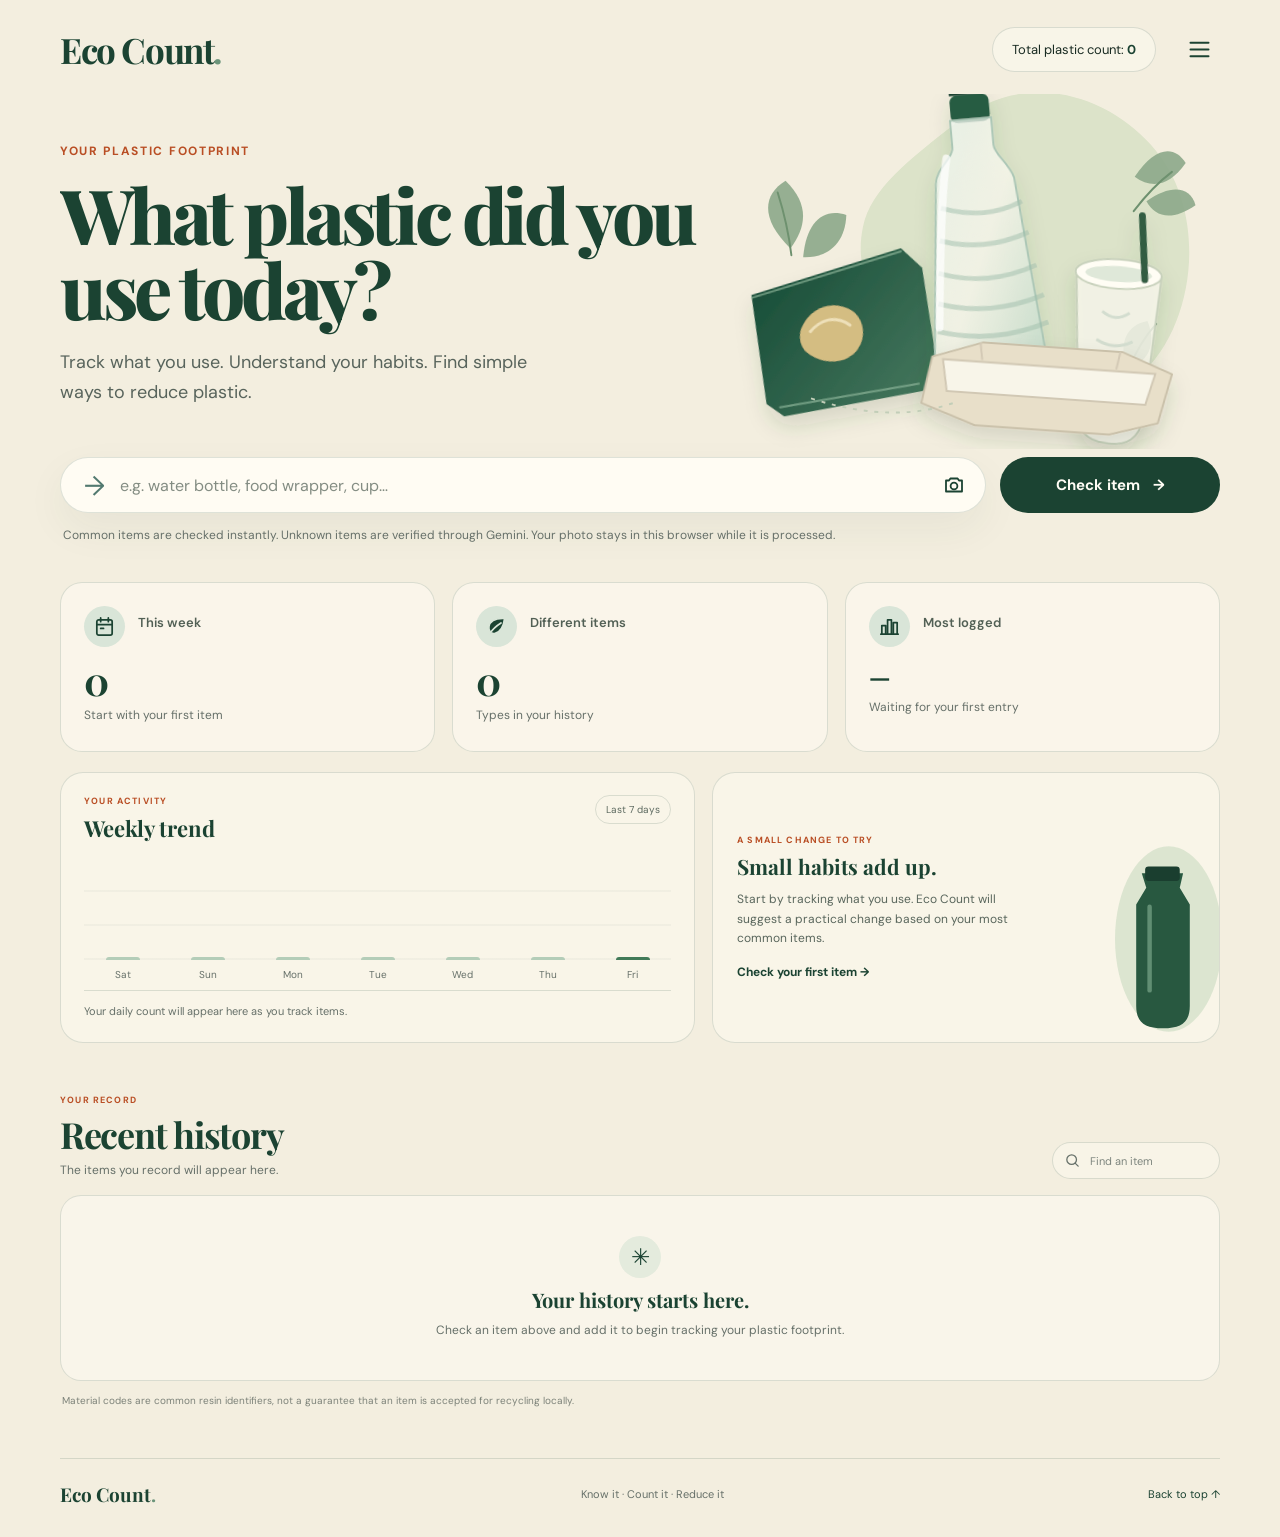
<file: index.html>
<!doctype html>
<html lang="en">
<head>
  <meta charset="UTF-8">
  <meta name="viewport" content="width=device-width, initial-scale=1.0">
  <meta name="theme-color" content="#f4efdf">
  <meta name="description" content="Track the plastic you use, understand your habits, and find simple ways to reduce waste.">
  <title>Eco Count — Know it. Count it. Reduce it.</title>
  <link rel="icon" href="data:image/svg+xml,%3Csvg xmlns='http://www.w3.org/2000/svg' viewBox='0 0 64 64'%3E%3Crect width='64' height='64' rx='18' fill='%231b4332'/%3E%3Cpath d='M45 14C25 14 14 25 17 41c2 11 13 13 20 5 8-8 7-22 8-32Z' fill='%23b8d9c5'/%3E%3Cpath d='M18 49c7-11 14-17 24-25' stroke='%23f4efdf' stroke-width='3' fill='none' stroke-linecap='round'/%3E%3C/svg%3E">
  <link rel="preconnect" href="https://fonts.googleapis.com">
  <link rel="preconnect" href="https://fonts.gstatic.com" crossorigin>
  <link href="https://fonts.googleapis.com/css2?family=DM+Sans:wght@400;500;600;700&family=Playfair+Display:wght@600;700;800&display=swap" rel="stylesheet">
  <link rel="stylesheet" href="style.css">
</head>
<body>
  <header class="shell topbar">
    <a class="brand" href="#top" aria-label="Eco Count home">Eco Count<span class="brand-dot">.</span></a>
    <div class="topbar-actions">
      <div class="count-pill" aria-live="polite">Total plastic count: <strong id="countPill">0</strong></div>
      <div class="menu-wrap">
        <button class="icon-button menu-toggle" id="menuToggle" type="button" aria-label="Open menu" aria-expanded="false" aria-controls="siteMenu">
          <svg viewBox="0 0 24 24" aria-hidden="true"><path d="M4 6h16M4 12h16M4 18h16"/></svg>
        </button>
        <div class="site-menu" id="siteMenu" hidden>
          <button type="button" id="exportCsv">Export history as CSV</button>
          <button type="button" id="backupJson">Back up data (JSON)</button>
          <button type="button" id="importBackup">Restore backup</button>
          <button type="button" id="clearHistoryMenu" class="menu-danger">Clear all history</button>
        </div>
        <input class="sr-only" id="backupInput" type="file" accept="application/json,.json">
      </div>
    </div>
  </header>

  <main id="top" class="shell">
    <section class="hero" aria-labelledby="heroTitle">
      <div class="hero-copy-block">
        <p class="eyebrow">Your plastic footprint</p>
        <h1 id="heroTitle">What plastic did you use today?</h1>
        <p class="hero-copy">Track what you use. Understand your habits. Find simple ways to reduce plastic.</p>
      </div>
      <div class="hero-art" aria-hidden="true">
        <svg viewBox="0 0 520 400" role="img">
          <defs>
            <linearGradient id="bottleGlass" x1="0" y1="0" x2="1" y2="1"><stop offset="0" stop-color="#e5f1e9" stop-opacity=".88"/><stop offset=".5" stop-color="#fffdf5" stop-opacity=".65"/><stop offset="1" stop-color="#b9d7c6" stop-opacity=".8"/></linearGradient>
            <linearGradient id="wrapperGreen" x1="0" y1="0" x2="1" y2="1"><stop stop-color="#164b36"/><stop offset="1" stop-color="#46785e"/></linearGradient>
            <filter id="softShadow" x="-30%" y="-30%" width="160%" height="180%"><feDropShadow dx="0" dy="12" stdDeviation="11" flood-color="#244936" flood-opacity=".15"/></filter>
          </defs>
          <path d="M251 60C323 1 415 34 459 94c47 63 37 173-22 225-44 39-126 26-173 4-72-33-122-91-108-157 8-39 48-69 95-106Z" fill="#dce3c9"/>
          <g fill="#8da98a" opacity=".9"><path d="M82 188c-31-30-28-55-5-69 25 24 21 48 5 69Z"/><path d="M95 197c3-34 19-51 44-43-1 28-18 44-44 43Z"/><path d="M433 115c20-30 40-33 52-14-16 23-34 27-52 14Z"/><path d="M445 140c25-18 45-15 50 4-23 16-41 13-50-4Z"/><path d="M425 311c-9-27 0-45 21-49 10 24 1 42-21 49Z"/></g>
          <g stroke="#6e916f" stroke-width="2" fill="none" stroke-linecap="round"><path d="M83 195c-3-25-8-45-14-64"/><path d="M432 150c10-13 23-28 39-40"/><path d="M426 313c8-20 17-35 29-48"/></g>
          <g filter="url(#softShadow)" transform="translate(38 201) rotate(-12 93 77)">
            <path d="M15 17 174 2l17 24-6 105-17 18-146-4-15-16Z" fill="url(#wrapperGreen)"/>
            <path d="m14 20 160-15M19 135l145 6" stroke="#8db69a" stroke-width="2" opacity=".7"/>
            <path d="M57 62c14-21 38-23 54-9 11 10 11 30-2 41-14 12-37 9-51-8-5-7-5-16-1-24Z" fill="#d4bd82"/>
            <path d="M66 66c16-12 31-9 41 2" fill="none" stroke="#eee0b9" stroke-width="3" stroke-linecap="round"/>
          </g>
          <g filter="url(#softShadow)" transform="translate(208 16) rotate(-5 65 170)">
            <rect x="49" y="15" width="40" height="28" rx="7" fill="#285b42"/>
            <path d="M48 40h42v28c0 10 14 20 18 35l17 183c2 22-10 32-31 34H41c-21 0-33-12-30-34L28 103c1-15 20-25 20-35Z" fill="url(#bottleGlass)" stroke="#aac6b5" stroke-width="2"/>
            <path d="M31 128c28 10 54 12 83 0M27 161c29 10 60 10 91-1M23 194c32 12 66 12 100 0M20 225c35 12 70 12 108 0M17 253c37 12 75 12 113 0" fill="none" stroke="#9dbca9" stroke-width="5" opacity=".48"/>
            <path d="M41 78c-10 43-17 117-22 171" fill="none" stroke="#fff" stroke-width="8" stroke-linecap="round" opacity=".7"/>
            <path d="M49 15v-5h40v5" fill="#1b4332"/>
          </g>
          <g filter="url(#softShadow)" transform="translate(352 170) rotate(4 61 97)">
            <path d="M18 44h87l-9 144c-2 22-15 31-36 29-21-1-31-12-31-33Z" fill="#f8f7ec" fill-opacity=".82" stroke="#c8d1bc" stroke-width="2"/>
            <ellipse cx="61" cy="44" rx="44" ry="15" fill="#fffdf4" stroke="#c8d1bc" stroke-width="2"/>
            <ellipse cx="61" cy="44" rx="34" ry="8" fill="#dfe8d9"/>
            <path d="M81 -17 88 48" stroke="#315d43" stroke-width="7" stroke-linecap="round"/>
            <path d="M47 83c9 7 19 7 28 0M43 112c13 7 24 7 37 0" stroke="#d3ddcf" stroke-width="3" fill="none"/>
          </g>
          <g filter="url(#softShadow)" transform="translate(211 284) rotate(4 126 43)">
            <path d="M14 22 65 4h142l52 19-11 51-49 15H62L6 70Z" fill="#e8dfc9" stroke="#c9c0a9" stroke-width="2"/>
            <path d="M25 24h217l-8 32H31Z" fill="#f8f5e9" stroke="#d1c8b4" stroke-width="2"/>
            <path d="M62 4 65 22M205 4l-3 18" stroke="#d3c9b5" stroke-width="2"/>
          </g>
          <path d="M103 341c62 20 111 17 147 4" stroke="#c2ceb8" stroke-width="2" fill="none" stroke-dasharray="4 7"/>
        </svg>
      </div>
    </section>

    <section class="checker" aria-label="Check a plastic item">
      <form id="checkForm" class="input-row" autocomplete="off">
        <label class="sr-only" for="itemInput">Describe an item</label>
        <div class="input-wrap">
          <span class="input-arrow" aria-hidden="true">→</span>
          <input id="itemInput" maxlength="120" placeholder="e.g. water bottle, food wrapper, cup…" aria-label="Item you used">
          <button type="button" class="camera-button" id="cameraButton" aria-label="Scan an item with your camera" title="Scan an item with your camera">
            <svg viewBox="0 0 24 24" aria-hidden="true"><path d="M4 7.5h3l1.4-2h7.2l1.4 2h3v11H4z"/><circle cx="12" cy="13" r="3.4"/></svg>
          </button>
          <input id="cameraInput" class="sr-only" type="file" accept="image/*" capture="environment">
        </div>
        <button id="checkButton" class="check-btn" type="submit">Check item <span aria-hidden="true">→</span></button>
      </form>
      <div class="photo-preview" id="photoPreview" hidden>
        <img id="previewImage" alt="Selected item for scanning">
        <div class="preview-copy"><strong>Photo ready to scan</strong><span id="previewName">Your photo is ready.</span></div>
        <button type="button" class="remove-photo" id="removePhoto" aria-label="Remove selected photo">×</button>
      </div>
      <p class="helper" id="helperText">Common items are checked instantly. Unknown items are verified through Gemini. Your photo stays in this browser while it is processed.</p>
    </section>

    <section class="result" id="result" aria-live="polite" aria-atomic="false" hidden>
      <div class="result-heading">
        <div class="result-symbol" id="expression" aria-hidden="true">✓</div>
        <div class="result-heading-copy"><p class="result-label" id="resultLabel">ITEM CHECKED</p><h2 id="resultTitle"></h2><p id="resultSub" class="result-sub"></p></div>
        <button class="dismiss icon-button" id="dismissButton" type="button" aria-label="Close result">×</button>
      </div>
      <p class="result-text" id="resultText"></p>
      <div class="result-grid" id="resultGrid">
        <div class="result-item"><span>Material</span><strong id="resultMaterial"></strong></div>
        <div class="result-item"><span>What we know</span><strong id="resultWhy"></strong></div>
        <div class="result-item"><span>Source</span><strong id="resultSource"></strong></div>
      </div>
      <div class="sources" id="sourcesBox"></div>
      <div class="add-row" id="addRow" hidden>
        <label for="quantityInput">Quantity</label>
        <div class="quantity-control"><button type="button" id="quantityMinus" aria-label="Decrease quantity">−</button><input id="quantityInput" type="number" min="1" max="999" value="1" inputmode="numeric"><button type="button" id="quantityPlus" aria-label="Increase quantity">+</button></div>
        <button type="button" class="add-button" id="addToHistory">Add to history <span aria-hidden="true">→</span></button>
      </div>
      <p class="added-message" id="addedMessage" hidden>Added to your history.</p>
    </section>

    <section class="stats-section" aria-label="Your plastic footprint summary">
      <div class="stats-grid">
        <article class="stat-card">
          <div class="stat-icon"><svg viewBox="0 0 24 24" aria-hidden="true"><rect x="4" y="5" width="16" height="16" rx="2"/><path d="M8 3v4M16 3v4M4 10h16M8 14h3"/></svg></div>
          <p class="stat-label">This week</p><div class="stat-number" id="weekCount">0</div><div class="stat-foot" id="weekCompare">Start with your first item</div>
        </article>
        <article class="stat-card">
          <div class="stat-icon leaf-icon"><svg viewBox="0 0 24 24" aria-hidden="true"><path d="M20.5 3.5C11 3 5 6.4 4.1 12.2 3.4 16.4 6.2 20 10 19.3c6.2-1.1 9.5-8.2 10.5-15.8Z"/><path d="M4.5 20c3.4-5.2 7-8.5 12.2-11.7"/></svg></div>
          <p class="stat-label">Different items</p><div class="stat-number" id="uniqueCount">0</div><div class="stat-foot">Types in your history</div>
        </article>
        <article class="stat-card stat-card-top">
          <div class="stat-icon"><svg viewBox="0 0 24 24" aria-hidden="true"><path d="M4 20V11h4v9M10 20V5h4v15M16 20V8h4v12M3 20h18"/></svg></div>
          <p class="stat-label">Most logged</p><div class="stat-number stat-name" id="topItem">—</div><div class="stat-foot" id="topItemCount">Waiting for your first entry</div>
        </article>
      </div>
    </section>

    <section class="insights-grid" aria-label="Plastic use insights">
      <article class="panel trend-panel">
        <div class="panel-heading"><div><p class="panel-kicker">YOUR ACTIVITY</p><h2>Weekly trend</h2></div><span class="period-label">Last 7 days</span></div>
        <div class="chart" id="weeklyChart" role="img" aria-label="Number of plastic items recorded in the last seven days"></div>
        <p class="chart-foot" id="chartFoot">Your daily count will appear here as you track items.</p>
      </article>
      <article class="panel recommendation-panel">
        <div class="recommendation-art" aria-hidden="true"><svg viewBox="0 0 120 210"><ellipse cx="65" cy="103" rx="48" ry="83" fill="#dce5d0"/><path d="M41 44h37l-3 13 9 15v91c0 14-7 20-24 20s-24-6-24-20V72l9-15Z" fill="#24553d"/><rect x="44" y="38" width="31" height="13" rx="3" fill="#163b2b"/><path d="M48 74v75" stroke="#77a487" stroke-width="4" stroke-linecap="round" opacity=".7"/></svg></div>
        <div class="recommendation-content"><p class="panel-kicker">A SMALL CHANGE TO TRY</p><h2 id="recommendationTitle">Small habits add up.</h2><p id="recommendationText">Start by tracking what you use. Eco Count will suggest a practical change based on your most common items.</p><button type="button" class="text-link" id="recommendationAction">How to get started <span aria-hidden="true">↗</span></button></div>
      </article>
    </section>

    <section class="history-section" id="historySection">
      <div class="section-heading-row"><div><p class="panel-kicker">YOUR RECORD</p><h2 class="section-title">Recent history</h2><p class="section-note" id="historySummary">The items you record will appear here.</p></div><div class="history-tools"><label class="search-box"><svg viewBox="0 0 24 24" aria-hidden="true"><circle cx="10.8" cy="10.8" r="6.8"/><path d="m16 16 4 4"/></svg><input type="search" id="historySearch" placeholder="Find an item" aria-label="Search history"></label><button class="view-all" id="viewAllButton" type="button">View all <span aria-hidden="true">→</span></button></div></div>
      <div class="history" id="history"><div class="history-empty"><span class="empty-mark" aria-hidden="true">✳</span><strong>Your history starts here.</strong><span>Check an item above and add it to begin tracking your plastic footprint.</span></div></div>
      <p class="history-disclaimer">Material codes are common resin identifiers, not a guarantee that an item is accepted for recycling locally.</p>
    </section>
  </main>

  <footer class="shell footer"><span class="footer-brand">Eco Count<span class="brand-dot">.</span></span><span>Know it · Count it · Reduce it</span><a href="#top">Back to top ↑</a></footer>

  <div class="toast" id="toast" role="status" aria-live="polite" hidden></div>

  <dialog class="edit-dialog" id="editDialog" aria-labelledby="editTitle">
    <form id="editForm" method="dialog">
      <div class="dialog-heading"><div><p class="panel-kicker">YOUR HISTORY</p><h2 id="editTitle">Edit entry</h2></div><button type="button" class="icon-button" id="closeEdit" aria-label="Close editor">×</button></div>
      <label class="field-label" for="editItemInput">Item name</label><input class="dialog-input" id="editItemInput" maxlength="120" required>
      <label class="field-label" for="editQuantityInput">Quantity</label><input class="dialog-input" id="editQuantityInput" type="number" min="1" max="999" required>
      <div class="dialog-actions"><button type="button" class="secondary-button" id="cancelEdit">Cancel</button><button type="submit" class="check-btn">Save changes</button></div>
    </form>
  </dialog>
  <script src="script.js"></script>
</body>
</html>
</file>
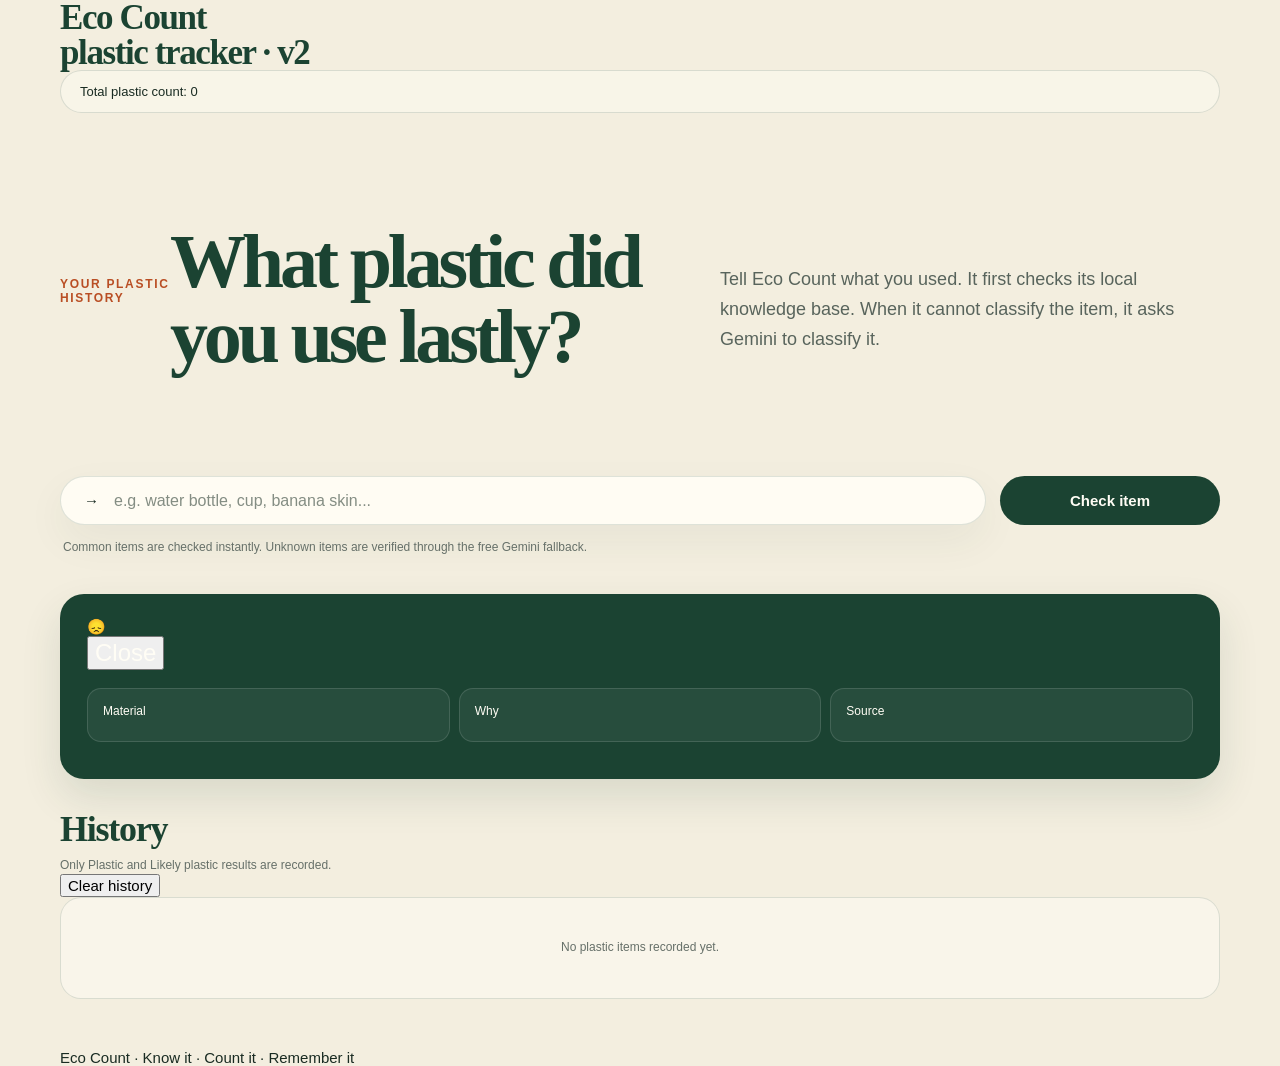
<file: index_updated-1.html>
<!DOCTYPE html>
<html lang="en">
<head>
  <meta charset="UTF-8">
  <meta name="viewport" content="width=device-width, initial-scale=1.0">
  <meta name="theme-color" content="#1B4332">
  <title>Eco Count — Plastic Tracker</title>
  <link rel="stylesheet" href="style.css">
</head>
<body>

<header class="shell nav">
  <div class="brand">
    <div class="brand-name">Eco Count</div>
    <div class="brand-tag">plastic tracker · v2</div>
  </div>
  <div class="count-pill" id="countPill">Total plastic count: 0</div>
</header>

<main class="shell">

  <section class="hero">
    <p class="eyebrow">Your plastic history</p>
    <h1>What plastic did you use lastly?</h1>
    <p class="hero-copy">
      Tell Eco Count what you used. It first checks its local knowledge base.
      When it cannot classify the item, it asks Gemini to classify it.
    </p>
  </section>

  <section class="checker">
    <form id="checkForm" class="input-row" autocomplete="off">
      <label class="sr-only" for="itemInput">What plastic did you use lastly?</label>
      <div class="input-wrap">
        <span class="input-icon">→</span>
        <input id="itemInput" maxlength="120"
               placeholder="e.g. water bottle, cup, banana skin..."
               aria-label="Item you used lastly">
      </div>
      <button id="checkButton" class="check-btn" type="submit">Check item</button>
    </form>
    <p class="helper">
      Common items are checked instantly. Unknown items are verified through the free Gemini fallback.
    </p>
  </section>

  <section class="result" id="result" aria-live="polite" aria-atomic="true">
    <div class="result-top">
      <div class="expression" id="expression">😞</div>
      <button class="dismiss" id="dismissButton" type="button">Close</button>
    </div>

    <div class="result-label" id="resultLabel"></div>
    <h2 id="resultTitle"></h2>
    <div class="result-sub" id="resultSub"></div>
    <p class="result-text" id="resultText"></p>

    <div class="result-grid" id="resultGrid">
      <div class="result-item">
        <strong>Material</strong>
        <span id="resultMaterial"></span>
      </div>
      <div class="result-item">
        <strong>Why</strong>
        <span id="resultWhy"></span>
      </div>
      <div class="result-item">
        <strong>Source</strong>
        <span id="resultSource"></span>
      </div>
    </div>

    <div class="sources" id="sourcesBox"></div>
  </section>

  <section class="history-section">
    <div class="history-head">
      <div>
        <h2 class="section-title">History</h2>
        <p class="section-note">Only Plastic and Likely plastic results are recorded.</p>
      </div>
      <button class="clear-btn" id="clearHistory" type="button">Clear history</button>
    </div>

    <div class="history" id="history">
      <div class="history-empty">No plastic items recorded yet.</div>
    </div>
  </section>


</main>

<footer class="shell">Eco Count · Know it · Count it · Remember it</footer>

<script src="script.js"></script>
</body>
</html>
</file>
<file: style.css>
:root{--forest:#1b4332;--deep:#133326;--moss:#52796f;--sand:#f3eedf;--card:#faf7ed;--paper:#fffcf3;--coral:#b94e24;--ink:#192b22;--muted:#667069;--line:rgba(27,67,50,.14);--mint:#b8d2be;--soft-green:#e4ebdd;--shadow:0 16px 42px rgba(41,63,45,.06)}
*{box-sizing:border-box}html{scroll-behavior:smooth;scroll-padding-top:20px}body{margin:0;background:var(--sand);color:var(--ink);font-family:"DM Sans",Arial,sans-serif;font-size:15px;-webkit-font-smoothing:antialiased}button,input{font:inherit}button{cursor:pointer}button:focus-visible,a:focus-visible,input:focus-visible{outline:3px solid #8ab79b;outline-offset:3px}.shell{width:min(1160px,calc(100% - 64px));margin:0 auto}.topbar{display:flex;justify-content:space-between;align-items:center;gap:20px;padding:27px 0 22px}.brand{color:var(--forest);text-decoration:none;font:700 35px/1 "Playfair Display",Georgia,serif;letter-spacing:-.04em}.brand-dot{color:#6b947a}.topbar-actions{display:flex;align-items:center;gap:22px}.count-pill{border:1px solid var(--line);border-radius:999px;padding:13px 19px;background:rgba(255,252,243,.45);font-size:13px;color:var(--ink);white-space:nowrap}.count-pill strong{color:var(--forest)}.menu-wrap{position:relative}.icon-button{width:42px;height:42px;border:0;display:grid;place-items:center;border-radius:50%;background:transparent;color:var(--forest)}.icon-button:hover{background:rgba(27,67,50,.07)}.icon-button svg,.camera-button svg,.stat-icon svg,.search-box svg{width:24px;height:24px;fill:none;stroke:currentColor;stroke-width:1.8;stroke-linecap:round;stroke-linejoin:round}.menu-toggle svg{width:27px;height:27px}.site-menu{position:absolute;z-index:20;right:0;top:49px;width:225px;padding:7px;background:var(--paper);border:1px solid var(--line);border-radius:15px;box-shadow:0 16px 40px rgba(20,45,31,.16)}.site-menu button{width:100%;padding:12px 13px;border:0;border-radius:9px;text-align:left;background:transparent;color:var(--ink);font-size:13px}.site-menu button:hover{background:var(--soft-green)}.site-menu .menu-danger{color:#a23d24}
.hero{position:relative;min-height:330px;padding:45px 0 28px;display:flex;align-items:center;overflow:hidden}.hero-copy-block{position:relative;z-index:2;width:59%;padding-bottom:10px}.eyebrow,.panel-kicker{margin:0 0 17px;color:var(--coral);font-size:12px;font-weight:700;letter-spacing:.14em;text-transform:uppercase}.hero h1{max-width:650px;margin:0;color:var(--forest);font:800 clamp(52px,6.3vw,78px)/.99 "Playfair Display",Georgia,serif;letter-spacing:-.055em}.hero-copy{max-width:500px;margin:22px 0 0;color:#58645c;font-size:18px;line-height:1.65}.hero-art{position:absolute;right:-7px;bottom:-7px;width:47%;max-width:510px;min-width:350px;pointer-events:none}.hero-art svg{display:block;width:100%;height:auto;overflow:visible}
.checker{position:relative;z-index:3;margin-top:-1px;padding:9px 0 38px}.input-row{display:flex;align-items:stretch;gap:14px}.input-wrap{display:flex;align-items:center;gap:13px;min-width:0;flex:1;padding:8px 12px 8px 23px;border:1px solid var(--line);border-radius:999px;background:var(--paper);box-shadow:var(--shadow)}.input-arrow{font-size:27px;color:var(--moss);line-height:1}.input-wrap input{width:100%;min-width:0;border:0;outline:0;background:transparent;color:var(--ink);font-size:16px}.input-wrap input::placeholder{color:#848d83}.camera-button{flex:0 0 38px;width:38px;height:38px;display:grid;place-items:center;border:0;border-radius:50%;background:transparent;color:var(--forest)}.camera-button:hover{background:var(--soft-green)}.check-btn{display:inline-flex;align-items:center;justify-content:center;gap:13px;border:0;border-radius:999px;padding:16px 26px;background:var(--forest);color:#fffdf5;font-weight:700;min-width:220px;transition:background .15s,transform .15s}.check-btn:hover{background:var(--deep);transform:translateY(-1px)}.check-btn:disabled{opacity:.65;cursor:wait;transform:none}.helper{margin:13px 3px 0;color:var(--muted);font-size:12px;line-height:1.5}.photo-preview{display:flex;align-items:center;gap:12px;max-width:430px;margin:14px 0 0;padding:10px;border:1px solid var(--line);border-radius:15px;background:rgba(255,252,243,.7)}.photo-preview img{width:55px;height:55px;object-fit:cover;border-radius:10px}.preview-copy{display:flex;flex:1;flex-direction:column;gap:4px;font-size:12px}.preview-copy span{color:var(--muted)}.remove-photo{width:31px;height:31px;border:0;border-radius:50%;background:var(--soft-green);font-size:21px;color:var(--forest)}
.result{margin:0 0 30px;padding:23px 26px 24px;border:1px solid rgba(27,67,50,.09);border-radius:24px;background:var(--forest);color:#fffdf5;box-shadow:0 18px 40px rgba(27,67,50,.12)}.result[hidden],.result-grid[hidden]{display:none}.result-heading{display:flex;align-items:flex-start;gap:14px}.result-symbol{flex:0 0 43px;width:43px;height:43px;border-radius:50%;display:grid;place-items:center;background:#d4e4d5;color:var(--forest);font-size:24px}.result-heading-copy{flex:1;min-width:0}.result-label{margin:1px 0 5px;color:#b8d2be;font-size:10px;font-weight:700;letter-spacing:.14em}.result h2{margin:0;color:#fffdf5;font:700 30px/1.15 "Playfair Display",Georgia,serif}.result-sub{margin:6px 0 0;color:#c9d7cd;font-size:13px}.dismiss{flex:0 0 auto;color:#fffdf5;font-size:24px}.result-text{margin:17px 0;color:#f1f4ed;line-height:1.65;font-size:14px}.result-grid{display:grid;grid-template-columns:repeat(3,minmax(0,1fr));gap:9px;margin-top:18px}.result-item{padding:13px 15px;border:1px solid rgba(255,255,255,.13);border-radius:14px;background:rgba(255,255,255,.055);min-width:0}.result-item span{display:block;margin-bottom:8px;color:#b8d2be;font-size:10px;font-weight:700;letter-spacing:.09em;text-transform:uppercase}.result-item strong{display:block;color:#fffdf5;font-size:12px;font-weight:500;line-height:1.5;overflow-wrap:anywhere}.sources{display:flex;flex-wrap:wrap;gap:10px;margin-top:12px}.sources a{color:#e2eee4;font-size:11px;text-decoration:underline;text-underline-offset:3px}.add-row{display:flex;align-items:center;gap:15px;margin-top:20px;padding-top:17px;border-top:1px solid rgba(255,255,255,.14)}.add-row[hidden]{display:none}.add-row>label{color:#d5e1d7;font-size:12px;font-weight:600}.quantity-control{display:flex;align-items:center;gap:3px;padding:3px;border:1px solid rgba(255,255,255,.25);border-radius:999px}.quantity-control button{width:30px;height:30px;border:0;border-radius:50%;background:rgba(255,255,255,.1);color:#fff;font-size:19px}.quantity-control input{width:38px;border:0;background:transparent;color:#fff;text-align:center;appearance:textfield;-moz-appearance:textfield}.quantity-control input::-webkit-inner-spin-button,.quantity-control input::-webkit-outer-spin-button{-webkit-appearance:none;margin:0}.add-button{margin-left:auto;display:flex;gap:12px;align-items:center;justify-content:center;padding:13px 20px;border:0;border-radius:999px;background:#c8dfc9;color:var(--forest);font-weight:700;font-size:13px}.add-button:hover{background:#e0eddb}.added-message{margin:13px 0 0;color:#d5e8d8;font-size:12px}.added-message[hidden]{display:none}
.stats-section{padding:0 0 20px}.stats-grid{display:grid;grid-template-columns:repeat(3,minmax(0,1fr));gap:17px}.stat-card{position:relative;min-height:170px;padding:23px 23px 19px;border:1px solid var(--line);border-radius:22px;background:rgba(255,252,243,.55)}.stat-icon{width:41px;height:41px;display:grid;place-items:center;border-radius:50%;background:#d9e5d8;color:var(--forest);margin-bottom:14px}.stat-icon svg{width:23px;height:23px}.leaf-icon svg{fill:var(--forest);stroke:#d9e5d8}.stat-label{position:absolute;left:77px;top:31px;margin:0;color:#526055;font-size:13px;font-weight:600}.stat-number{color:var(--forest);font:700 39px/.98 "Playfair Display",Georgia,serif;letter-spacing:-.035em;overflow:hidden;text-overflow:ellipsis}.stat-name{font-size:24px;line-height:1.25}.stat-foot{margin-top:7px;color:var(--muted);font-size:12px;line-height:1.5}.positive-change{color:#39734e}.negative-change{color:#a34b32}.stats-grid .stat-card:nth-child(2) .stat-number{padding-top:0}.insights-grid{display:grid;grid-template-columns:1.25fr 1fr;gap:17px;padding:0 0 51px}.panel{position:relative;overflow:hidden;border:1px solid var(--line);border-radius:23px;background:rgba(255,252,243,.48);padding:22px 23px}.panel-heading{display:flex;justify-content:space-between;align-items:flex-start;gap:12px}.panel-heading h2,.recommendation-content h2{margin:0;color:var(--forest);font:700 22px/1.2 "Playfair Display",Georgia,serif}.panel-kicker{margin-bottom:8px;font-size:9px;letter-spacing:.13em}.period-label{padding:7px 10px;border:1px solid var(--line);border-radius:999px;color:#5d6a60;font-size:10px;white-space:nowrap}.chart{display:grid;grid-template-columns:repeat(7,minmax(0,1fr));align-items:end;gap:12px;height:133px;margin-top:17px;padding:0 2px;border-bottom:1px solid var(--line);background:repeating-linear-gradient(to bottom,transparent 0,transparent 32px,rgba(27,67,50,.07) 33px,transparent 34px)}.chart-day{display:flex;flex-direction:column;justify-content:flex-end;align-items:center;gap:8px;min-width:0;height:100%}.chart-bar-wrap{display:flex;align-items:flex-end;justify-content:center;width:100%;height:calc(100% - 25px);min-height:0}.chart-bar{width:min(34px,80%);height:0;min-height:3px;border-radius:5px 5px 0 0;background:#b4cdb8;transition:height .25s ease}.chart-bar.today{background:#427a58}.chart-value{display:block;margin-bottom:3px;color:var(--forest);font-size:10px;font-weight:700}.chart-day label{padding-bottom:9px;color:var(--muted);font-size:10px}.chart-foot{margin:12px 0 0;color:var(--muted);font-size:11px;line-height:1.5}.recommendation-panel{display:flex;align-items:stretch;min-height:245px;padding:24px}.recommendation-content{position:relative;z-index:2;max-width:78%;align-self:center}.recommendation-content h2{font-size:21px;margin-bottom:11px}.recommendation-content p:not(.panel-kicker){max-width:280px;margin:0;color:#59665c;font-size:12px;line-height:1.65}.recommendation-art{position:absolute;right:-11px;bottom:-22px;width:134px;opacity:.98}.recommendation-art svg{width:100%;height:auto}.text-link{margin-top:15px;padding:0;border:0;background:transparent;color:var(--forest);font-size:12px;font-weight:700}.text-link:hover{text-decoration:underline;text-underline-offset:4px}
.history-section{padding:0 0 50px}.section-heading-row{display:flex;align-items:flex-end;justify-content:space-between;gap:24px;margin-bottom:16px}.section-title{margin:0;color:var(--forest);font:700 36px/1.12 "Playfair Display",Georgia,serif;letter-spacing:-.035em}.section-note{margin:7px 0 0;color:var(--muted);font-size:12px;line-height:1.5}.history-tools{display:flex;align-items:center;gap:10px}.search-box{display:flex;align-items:center;gap:7px;padding:9px 11px;border:1px solid var(--line);border-radius:999px;background:rgba(255,252,243,.4)}.search-box svg{width:17px;height:17px;color:var(--muted)}.search-box input{width:120px;border:0;outline:0;background:transparent;font-size:11px;color:var(--ink)}.search-box input::placeholder{color:#7d857e}.view-all{display:inline-flex;align-items:center;gap:9px;padding:11px 14px;border:1px solid var(--line);border-radius:999px;background:transparent;color:var(--forest);font-size:12px;white-space:nowrap}.view-all:hover{background:var(--soft-green)}.history{overflow:hidden;border:1px solid var(--line);border-radius:21px;background:rgba(255,252,243,.52)}.history-empty{display:flex;flex-direction:column;align-items:center;gap:8px;padding:40px 22px;text-align:center;color:var(--muted);font-size:12px;line-height:1.6}.history-empty strong{color:var(--forest);font:700 20px "Playfair Display",Georgia,serif}.empty-mark{width:42px;height:42px;display:grid;place-items:center;border-radius:50%;background:var(--soft-green);color:var(--forest);font-size:23px}.history-day{padding:0 18px}.history-day+.history-day{border-top:1px solid var(--line)}.history-day-label{padding:14px 0 7px;color:#6e796e;font-size:9px;font-weight:700;letter-spacing:.12em;text-transform:uppercase}.history-row{display:grid;grid-template-columns:minmax(190px,1.5fr) minmax(95px,.65fr) minmax(90px,.7fr) 34px;align-items:center;gap:13px;padding:11px 0;border-top:1px solid rgba(27,67,50,.075)}.history-item-info{display:flex;align-items:center;gap:12px;min-width:0}.item-thumb{flex:0 0 50px;width:50px;height:50px;display:grid;place-items:center;border-radius:14px;background:#eae7d8;color:var(--forest);font-size:22px}.item-thumb svg{width:28px;height:28px;stroke:currentColor;stroke-width:1.5;fill:none;stroke-linecap:round;stroke-linejoin:round}.history-name-wrap{min-width:0}.history-name{color:var(--ink);font-size:13px;font-weight:700;overflow-wrap:anywhere}.history-detail{display:flex;flex-wrap:wrap;align-items:center;gap:5px;margin-top:5px;color:var(--muted);font-size:10px;line-height:1.4}.badge{display:inline-flex;align-items:center;padding:4px 7px;border-radius:999px;background:#ebe8d9;color:#425947;font-size:9px;font-weight:600;white-space:nowrap}.history-quantity{color:var(--ink);font-size:12px;white-space:nowrap}.history-time{color:var(--muted);font-size:10px;white-space:nowrap}.row-menu-wrap{position:relative;justify-self:end}.row-menu-button{width:32px;height:32px;border:0;border-radius:50%;background:transparent;color:#405047;font-size:20px;letter-spacing:2px}.row-menu-button:hover{background:var(--soft-green)}.row-menu{position:absolute;z-index:5;right:0;top:32px;width:120px;padding:5px;border:1px solid var(--line);border-radius:10px;background:var(--paper);box-shadow:0 8px 22px rgba(20,45,31,.12)}.row-menu button{display:block;width:100%;padding:9px;border:0;border-radius:7px;text-align:left;background:transparent;color:var(--ink);font-size:11px}.row-menu button:hover{background:var(--soft-green)}.row-menu .delete-action{color:#a23d24}.history-disclaimer{margin:12px 2px 0;color:#7c8279;font-size:10px;line-height:1.5}.footer{display:flex;align-items:center;justify-content:space-between;gap:12px;padding:22px 0 30px;border-top:1px solid var(--line);color:var(--muted);font-size:11px}.footer-brand{color:var(--forest);font:700 19px "Playfair Display",Georgia,serif}.footer a{color:var(--forest);text-decoration:none}.footer a:hover{text-decoration:underline}.toast{position:fixed;z-index:50;bottom:20px;left:50%;transform:translateX(-50%);max-width:calc(100% - 28px);padding:13px 18px;border-radius:999px;background:var(--deep);color:#fffdf5;box-shadow:0 10px 30px rgba(15,42,32,.22);font-size:12px}.toast[hidden]{display:none}.edit-dialog{width:min(440px,calc(100% - 28px));padding:25px;border:1px solid var(--line);border-radius:22px;background:var(--paper);color:var(--ink);box-shadow:0 24px 90px rgba(15,42,32,.25)}.edit-dialog::backdrop{background:rgba(19,39,28,.43);backdrop-filter:blur(3px)}.dialog-heading{display:flex;align-items:flex-start;justify-content:space-between;gap:15px;margin-bottom:22px}.dialog-heading .panel-kicker{margin:3px 0 7px}.dialog-heading h2{margin:0;color:var(--forest);font:700 29px "Playfair Display",Georgia,serif}.field-label{display:block;margin:15px 0 7px;color:#536157;font-size:12px;font-weight:700}.dialog-input{width:100%;padding:12px 13px;border:1px solid var(--line);border-radius:11px;background:#fffdf6;color:var(--ink)}.dialog-actions{display:flex;justify-content:flex-end;gap:9px;margin-top:23px}.dialog-actions .check-btn{min-width:0;padding:12px 18px}.secondary-button{padding:12px 17px;border:1px solid var(--line);border-radius:999px;background:transparent;color:var(--forest);font-weight:600;font-size:12px}.sr-only{position:absolute!important;width:1px!important;height:1px!important;padding:0!important;margin:-1px!important;overflow:hidden!important;clip:rect(0,0,0,0)!important;white-space:nowrap!important;border:0!important}
@media(min-width:1200px){.hero{min-height:355px}.hero-art{right:0;width:47%}.hero h1{font-size:76px}}
@media(max-width:820px){.shell{width:min(100% - 38px,1160px)}.hero{min-height:295px;padding-top:35px}.hero-copy-block{width:63%}.hero h1{font-size:clamp(48px,7.3vw,65px)}.hero-copy{font-size:16px;max-width:380px}.hero-art{width:47%;min-width:275px;right:-35px}.stats-grid{gap:10px}.stat-card{padding:19px 16px;min-height:159px}.stat-label{left:66px;top:27px;font-size:11px}.stat-number{font-size:34px}.stat-name{font-size:20px}.stat-foot{font-size:11px}.insights-grid{grid-template-columns:1fr;gap:12px}.recommendation-panel{min-height:205px}.recommendation-content{max-width:72%}.history-row{grid-template-columns:minmax(160px,1.5fr) minmax(75px,.55fr) minmax(82px,.7fr) 30px;gap:8px}.item-thumb{width:43px;height:43px;flex-basis:43px}.history-row{padding:10px 0}}
@media(max-width:560px){.shell{width:calc(100% - 30px)}.topbar{padding:18px 0 10px}.brand{font-size:29px}.topbar-actions{gap:7px}.count-pill{padding:10px 12px;font-size:10px}.menu-toggle{width:36px;height:36px}.hero{display:block;min-height:0;padding:46px 0 18px;overflow:visible}.hero-copy-block{width:100%;padding-bottom:0}.eyebrow{font-size:10px;margin-bottom:13px}.hero h1{max-width:440px;font-size:clamp(48px,13vw,67px);line-height:.99}.hero-copy{max-width:420px;margin-top:16px;font-size:15px;line-height:1.6}.hero-art{position:relative;right:auto;bottom:auto;width:min(88%,360px);min-width:0;margin:-2px -8px -17px auto}.checker{padding-bottom:30px}.input-row{flex-direction:column;gap:10px}.input-wrap{min-height:56px;padding-left:17px;gap:9px}.input-wrap input{font-size:14px}.check-btn{width:100%;min-height:51px;min-width:0;padding:15px 20px}.helper{font-size:11px;margin-top:10px}.result{padding:18px;margin-bottom:25px;border-radius:19px}.result h2{font-size:26px}.result-grid{grid-template-columns:1fr;gap:7px}.result-item{padding:10px 12px}.result-item span{margin-bottom:4px}.result-text{font-size:13px}.add-row{flex-wrap:wrap;gap:10px}.add-row>label{width:100%}.add-button{flex:1;min-width:140px;padding:12px 12px}.stats-grid{grid-template-columns:1fr 1fr;gap:9px}.stat-card{min-height:148px;padding:15px}.stat-card-top{grid-column:span 2;min-height:124px}.stat-card-top .stat-icon{float:left;margin:0 13px 0 0}.stat-card-top .stat-label{position:static;margin:4px 0 6px}.stat-card-top .stat-number{font-size:25px}.stat-card-top .stat-foot{margin-top:5px}.stat-icon{width:35px;height:35px;margin-bottom:11px}.stat-label{position:static;margin:0 0 4px;font-size:11px}.stat-number{font-size:35px}.stat-foot{font-size:10px}.insights-grid{padding-bottom:35px}.panel{padding:18px 16px;border-radius:19px}.panel-heading h2,.recommendation-content h2{font-size:20px}.chart{gap:6px;height:116px;margin-top:17px}.chart-bar{width:min(27px,84%)}.chart-day label{font-size:9px}.recommendation-panel{min-height:220px;padding:20px 17px}.recommendation-content{max-width:83%}.recommendation-content p:not(.panel-kicker){font-size:11px;max-width:240px}.recommendation-art{width:104px;right:-14px;bottom:-16px;opacity:.75}.history-section{padding-bottom:35px}.section-heading-row{display:block}.section-title{font-size:32px}.history-tools{display:flex;margin-top:15px;justify-content:space-between}.search-box{flex:1;min-width:0}.search-box input{width:100%;min-width:0}.history-row{grid-template-columns:minmax(0,1fr) auto 28px;gap:7px;padding:11px 0}.history-item-info{gap:9px}.item-thumb{width:40px;height:40px;flex-basis:40px;border-radius:12px;font-size:18px}.history-name{font-size:12px}.history-detail{font-size:9px}.history-quantity{font-size:10px}.history-time{display:none}.row-menu-button{font-size:17px}.history-day{padding:0 12px}.history-day-label{padding-top:13px}.history-disclaimer{font-size:9px}.footer{flex-wrap:wrap;justify-content:center;gap:9px 14px;padding:19px 0 25px}.footer-brand{width:100%;text-align:center}.footer span:not(.footer-brand){font-size:10px}.footer a{font-size:10px}.edit-dialog{padding:20px}}
@media(prefers-reduced-motion:reduce){*,*::before,*::after{scroll-behavior:auto!important;transition:none!important;animation:none!important}}
/* Explicitly retain native hidden semantics for elements that otherwise use display:flex/grid. */
.photo-preview[hidden],.view-all[hidden],.row-menu[hidden],.site-menu[hidden],.toast[hidden],.added-message[hidden],.result-grid[hidden]{display:none!important}
</file>
